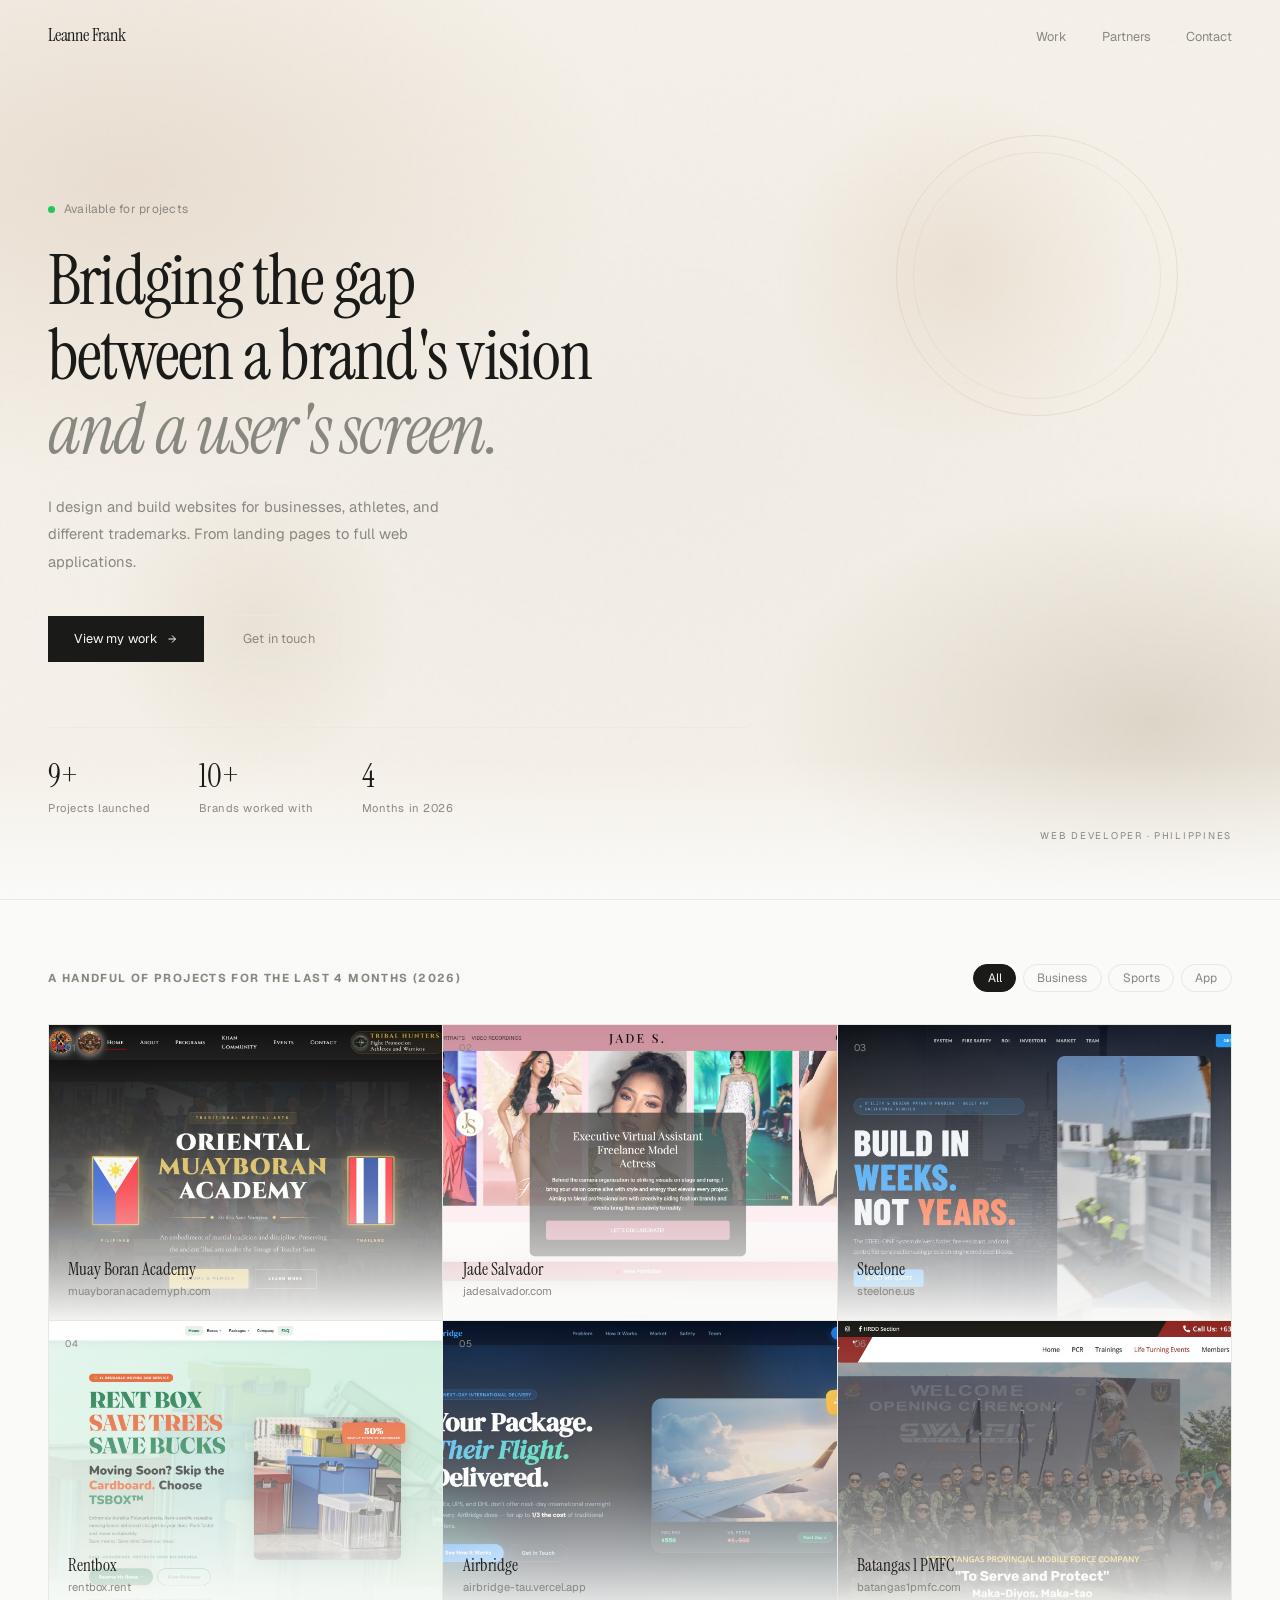
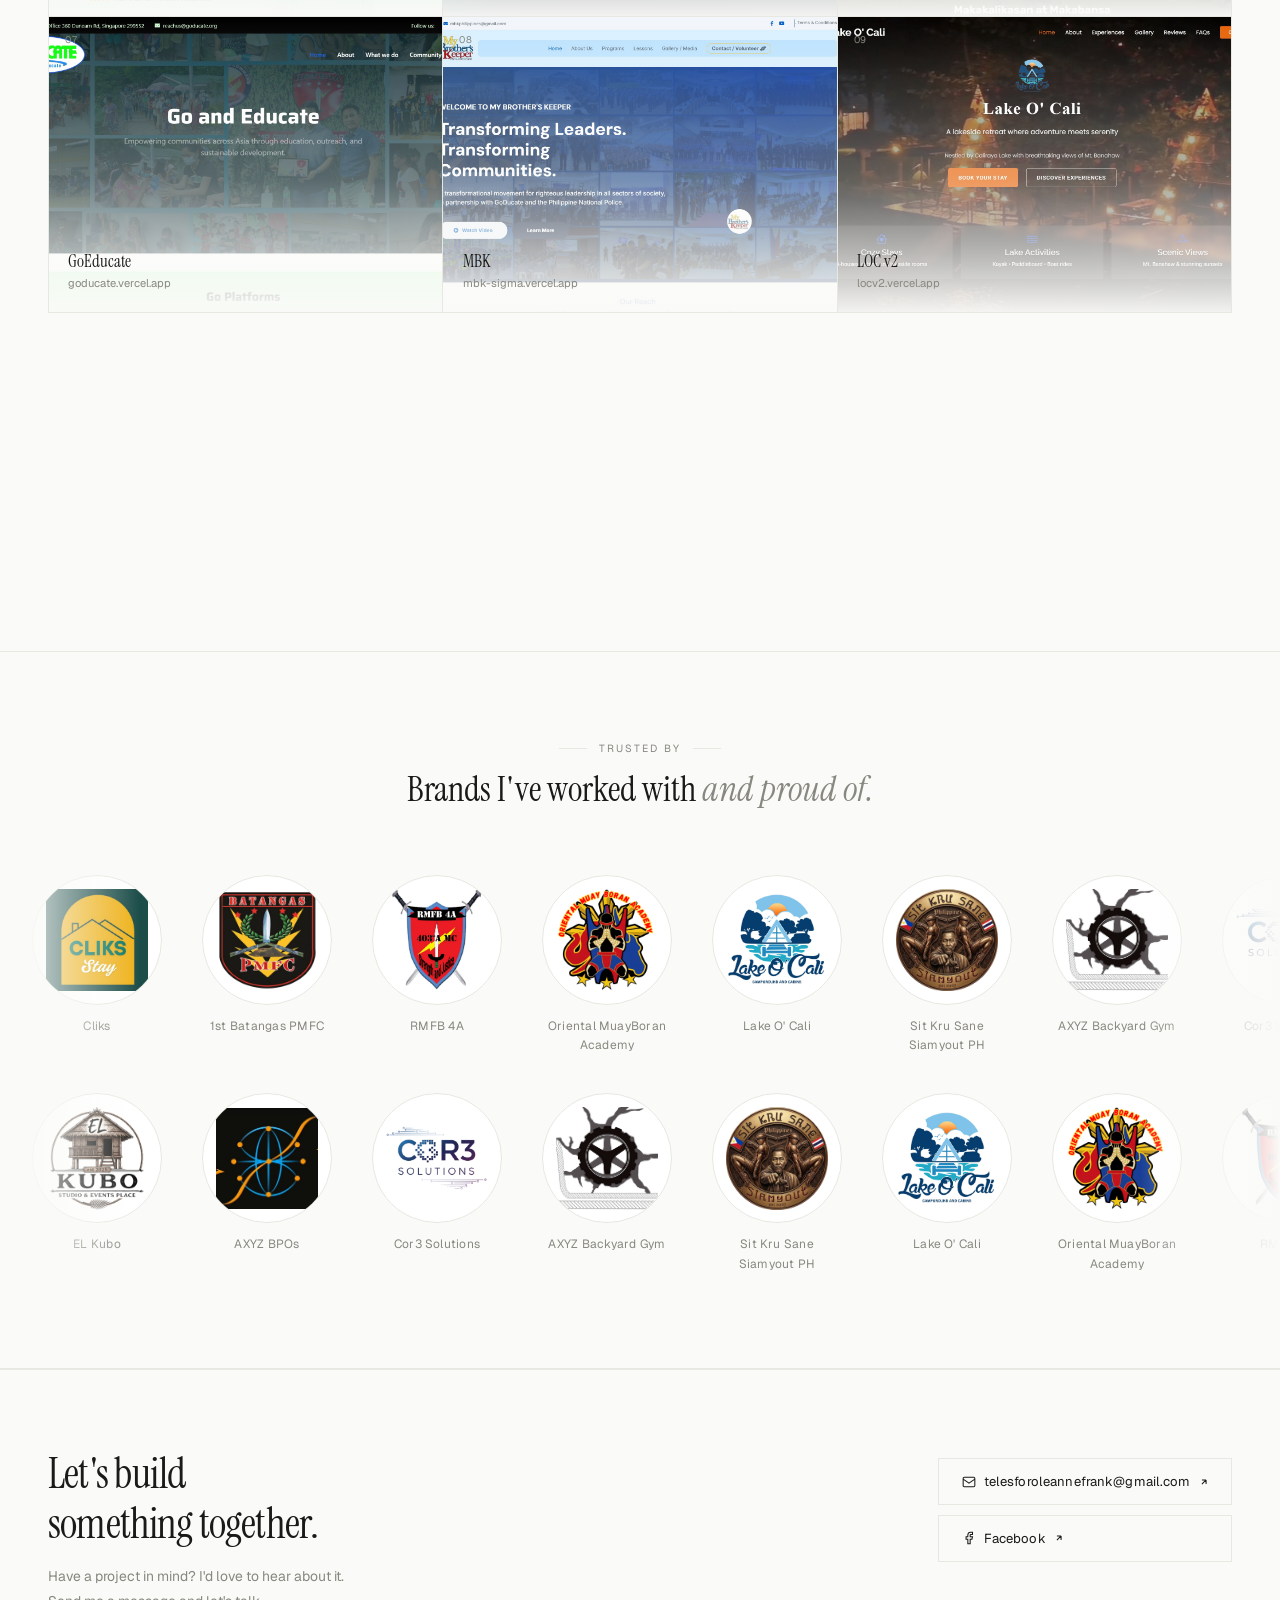
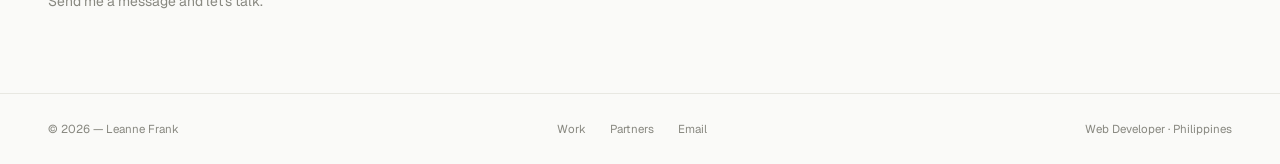
<file: index.html>
<!DOCTYPE html>
<html lang="en">

<head>
    <!-- ═══ Meta essentials ═══ -->
    <meta charset="UTF-8">
    <meta name="viewport" content="width=device-width, initial-scale=1.0">
    <meta http-equiv="X-UA-Compatible" content="IE=edge">

    <!-- ═══ Primary SEO ═══ -->
    <title>Leanne Frank — Freelance Web Developer in the Philippines</title>
    <meta name="description"
        content="Leanne Frank is a Filipino web developer crafting clean, fast websites for businesses, athletes, and brands. From landing pages to full web applications.">
    <meta name="keywords"
        content="web developer Philippines, freelance web developer, website design Philippines, Leanne Frank, web development Batangas, portfolio">
    <meta name="author" content="Leanne Frank">
    <meta name="robots" content="index, follow">
    <link rel="canonical" href="https://leannefrank.dev/">

    <!-- ═══ Open Graph (Facebook, LinkedIn) ═══ -->
    <meta property="og:type" content="website">
    <meta property="og:url" content="https://leannefrank.dev/">
    <meta property="og:title" content="Leanne Frank — Freelance Web Developer in the Philippines">
    <meta property="og:description"
        content="I design and build websites for businesses, athletes, and different trademarks. From landing pages to full web applications.">
    <meta property="og:image" content="https://leannefrank.dev/img/og-cover.jpg">
    <meta property="og:image:width" content="1200">
    <meta property="og:image:height" content="630">
    <meta property="og:locale" content="en_PH">
    <meta property="og:site_name" content="Leanne Frank">

    <!-- ═══ Twitter / X Card ═══ -->
    <meta name="twitter:card" content="summary_large_image">
    <meta name="twitter:title" content="Leanne Frank — Freelance Web Developer in the Philippines">
    <meta name="twitter:description"
        content="I design and build websites for businesses, athletes, and brands across the Philippines.">
    <meta name="twitter:image" content="https://leannefrank.dev/img/og-cover.jpg">

    <!-- ═══ Favicon set ═══ -->
    <link rel="icon" href="img/favicon.ico" sizes="any">
    <link rel="icon" href="img/favicon.svg" type="image/svg+xml">
    <link rel="apple-touch-icon" href="img/apple-touch-icon.png">
    <link rel="manifest" href="site.webmanifest">
    <meta name="theme-color" content="#fafaf8">

    <!-- ═══ Fonts ═══ -->
    <link rel="preconnect" href="https://fonts.googleapis.com">
    <link rel="preconnect" href="https://fonts.gstatic.com" crossorigin>
    <link
        href="https://fonts.googleapis.com/css2?family=Instrument+Serif:ital@0;1&family=Geist:wght@300;400;500&display=swap"
        rel="stylesheet">

    <!-- ═══ Stylesheet ═══ -->
    <link rel="stylesheet" href="css/style.css">

    <!-- ═══ JSON-LD Structured Data ═══ -->
    <script type="application/ld+json">
  {
    "@context": "https://schema.org",
    "@type": "Person",
    "name": "Leanne Frank",
    "jobTitle": "Freelance Web Developer",
    "description": "Filipino web developer specialising in landing pages, business websites, sports platforms, and web applications.",
    "url": "https://leannefrank.dev",
    "email": "telesforoleannefrank@gmail.com",
    "sameAs": [
      "https://www.facebook.com/leannetelesforo"
    ],
    "address": {
      "@type": "PostalAddress",
      "addressCountry": "PH"
    },
    "knowsAbout": ["Web Development", "HTML", "CSS", "JavaScript", "UI Design", "Landing Pages"],
    "offers": {
      "@type": "Offer",
      "description": "Custom website design and development for businesses, athletes, and brands.",
      "availabilityStarts": "2024-01-01",
      "availability": "https://schema.org/InStock"
    }
  }
  </script>
</head>

<body>

    <!-- Skip to content (accessibility) -->
    <a class="skip-link" href="#main-content">Skip to main content</a>

    <!-- ══════════════════════════════════════
       NAV
  ══════════════════════════════════════ -->
    <nav id="main-nav" aria-label="Main navigation">
        <a class="nav-name" href="/" aria-label="Leanne Frank — Home">Leanne Frank</a>

        <!-- Desktop links -->
        <ul class="nav-links" role="list">
            <li><a href="#work">Work</a></li>
            <li><a href="#partners">Partners</a></li>
            <li><a href="#contact">Contact</a></li>
        </ul>

        <!-- Mobile hamburger -->
        <button class="nav-toggle" id="nav-toggle" aria-label="Toggle navigation menu" aria-expanded="false"
            aria-controls="nav-drawer">
            <span></span>
            <span></span>
            <span></span>
        </button>
    </nav>

    <!-- Mobile drawer -->
    <div id="nav-drawer" class="nav-drawer" role="dialog" aria-label="Mobile navigation">
        <ul role="list">
            <li><a href="#work">Work</a></li>
            <li><a href="#partners">Partners</a></li>
            <li><a href="#contact">Contact</a></li>
        </ul>
    </div>

    <!-- ══════════════════════════════════════
       HERO
  ══════════════════════════════════════ -->
    <header class="hero" id="main-content">
        <div class="hero-bg" aria-hidden="true"></div>
        <div class="hero-shape" aria-hidden="true"></div>
        <div class="hero-fade" aria-hidden="true"></div>

        <div class="hero-content">
            <div class="hero-eyebrow">
                <span class="dot" aria-hidden="true"></span>
                Available for projects
            </div>

            <h1>
                Bridging the gap<br>
                between a brand's vision<br>
                <em>and a user's screen.</em>
            </h1>

            <p class="hero-desc">
                I design and build websites for businesses, athletes, and different trademarks.
                From landing pages to full web applications.
            </p>

            <div class="hero-actions">
                <a class="hero-btn primary" href="#work">
                    View my work
                    <svg width="12" height="12" viewBox="0 0 24 24" fill="none" stroke="currentColor" stroke-width="2"
                        aria-hidden="true">
                        <path d="M5 12h14M12 5l7 7-7 7" />
                    </svg>
                </a>
                <a class="hero-btn secondary" href="#contact">Get in touch</a>
            </div>

            <!-- Stats row -->
            <div class="hero-stats" aria-label="Quick statistics">
                <div>
                    <span class="hero-stat-num" data-count="9" data-suffix="+">9+</span>
                    <span class="hero-stat-label">Projects launched</span>
                </div>
                <div>
                    <span class="hero-stat-num" data-count="10" data-suffix="+">10+</span>
                    <span class="hero-stat-label">Brands worked with</span>
                </div>
                <div>
                    <span class="hero-stat-num" data-count="4">4</span>
                    <span class="hero-stat-label">Months in 2026</span>
                </div>
            </div>
        </div>

        <div class="hero-corner" aria-hidden="true">
            <span>Web Developer · Philippines</span>
        </div>
    </header>

    <!-- ══════════════════════════════════════
       WORK
  ══════════════════════════════════════ -->
    <section class="section" id="work" aria-labelledby="work-title">
        <div class="section-header">
            <h2 class="section-title" id="work-title">A handful of projects for the last 4 months (2026)</h2>
            <div class="filters" role="group" aria-label="Filter projects by category">
                <button class="filter-btn active" onclick="filter('all',this)" aria-pressed="true">All</button>
                <button class="filter-btn" onclick="filter('business',this)" aria-pressed="false">Business</button>
                <button class="filter-btn" onclick="filter('sports',this)" aria-pressed="false">Sports</button>
                <button class="filter-btn" onclick="filter('app',this)" aria-pressed="false">App</button>
            </div>
        </div>

        <div class="grid" role="list">

            <a class="card reveal" role="listitem" data-cat="sports" href="https://muayboranacademyph.com"
                target="_blank" rel="noopener noreferrer" aria-label="Muay Boran Academy – Sports website">
                <img class="card-img" src="img/muayboran.jpg" alt="Muay Boran Academy website screenshot" loading="lazy"
                    width="600" height="450">
                <div class="card-info" aria-hidden="true">
                    <span class="card-num">01</span>
                    <span class="card-tag">Sports</span>
                    <div class="card-title">Muay Boran Academy</div>
                    <span class="card-url">muayboranacademyph.com
                        <svg width="10" height="10" viewBox="0 0 24 24" fill="none" stroke="currentColor"
                            stroke-width="2.5">
                            <path d="M7 17L17 7M17 7H7M17 7v10" />
                        </svg>
                    </span>
                </div>
            </a>

            <a class="card reveal" role="listitem" data-cat="business" href="https://jadesalvador.com" target="_blank"
                rel="noopener noreferrer" aria-label="Jade Salvador – Personal website">
                <img class="card-img" src="img/jadesalvador.jpg" alt="Jade Salvador personal website screenshot"
                    loading="lazy" width="600" height="450">
                <div class="card-info" aria-hidden="true">
                    <span class="card-num">02</span>
                    <span class="card-tag">Personal</span>
                    <div class="card-title">Jade Salvador</div>
                    <span class="card-url">jadesalvador.com
                        <svg width="10" height="10" viewBox="0 0 24 24" fill="none" stroke="currentColor"
                            stroke-width="2.5">
                            <path d="M7 17L17 7M17 7H7M17 7v10" />
                        </svg>
                    </span>
                </div>
            </a>

            <a class="card reveal" role="listitem" data-cat="business" href="https://steelone.us" target="_blank"
                rel="noopener noreferrer" aria-label="Steelone – Business website">
                <img class="card-img" src="img/steelone.jpg" alt="Steelone business website screenshot" loading="lazy"
                    width="600" height="450">
                <div class="card-info" aria-hidden="true">
                    <span class="card-num">03</span>
                    <span class="card-tag">Business</span>
                    <div class="card-title">Steelone</div>
                    <span class="card-url">steelone.us
                        <svg width="10" height="10" viewBox="0 0 24 24" fill="none" stroke="currentColor"
                            stroke-width="2.5">
                            <path d="M7 17L17 7M17 7H7M17 7v10" />
                        </svg>
                    </span>
                </div>
            </a>

            <a class="card reveal" role="listitem" data-cat="business" href="https://rentbox.rent" target="_blank"
                rel="noopener noreferrer" aria-label="Rentbox – Business website">
                <img class="card-img" src="img/rentbox.jpg" alt="Rentbox business website screenshot" loading="lazy"
                    width="600" height="450">
                <div class="card-info" aria-hidden="true">
                    <span class="card-num">04</span>
                    <span class="card-tag">Business</span>
                    <div class="card-title">Rentbox</div>
                    <span class="card-url">rentbox.rent
                        <svg width="10" height="10" viewBox="0 0 24 24" fill="none" stroke="currentColor"
                            stroke-width="2.5">
                            <path d="M7 17L17 7M17 7H7M17 7v10" />
                        </svg>
                    </span>
                </div>
            </a>

            <a class="card reveal" role="listitem" data-cat="business" href="https://airbridge-tau.vercel.app/"
                target="_blank" rel="noopener noreferrer" aria-label="Airbridge – Business website">
                <img class="card-img" src="img/airbridge.jpg" alt="Airbridge website screenshot" loading="lazy"
                    width="600" height="450">
                <div class="card-info" aria-hidden="true">
                    <span class="card-num">05</span>
                    <span class="card-tag">Business</span>
                    <div class="card-title">Airbridge</div>
                    <span class="card-url">airbridge-tau.vercel.app
                        <svg width="10" height="10" viewBox="0 0 24 24" fill="none" stroke="currentColor"
                            stroke-width="2.5">
                            <path d="M7 17L17 7M17 7H7M17 7v10" />
                        </svg>
                    </span>
                </div>
            </a>

            <a class="card reveal" role="listitem" data-cat="sports" href="https://www.batangas1pmfc.com/"
                target="_blank" rel="noopener noreferrer" aria-label="Batangas 1 PMFC – Sports website">
                <img class="card-img" src="img/batangas1pmfc.jpg" alt="Batangas 1 PMFC sports website screenshot"
                    loading="lazy" width="600" height="450">
                <div class="card-info" aria-hidden="true">
                    <span class="card-num">06</span>
                    <span class="card-tag">Sports</span>
                    <div class="card-title">Batangas 1 PMFC</div>
                    <span class="card-url">batangas1pmfc.com
                        <svg width="10" height="10" viewBox="0 0 24 24" fill="none" stroke="currentColor"
                            stroke-width="2.5">
                            <path d="M7 17L17 7M17 7H7M17 7v10" />
                        </svg>
                    </span>
                </div>
            </a>

            <a class="card reveal" role="listitem" data-cat="app" href="https://goducate.vercel.app/" target="_blank"
                rel="noopener noreferrer" aria-label="GoEducate – App">
                <img class="card-img" src="img/goducate.jpg" alt="GoEducate web app screenshot" loading="lazy"
                    width="600" height="450">
                <div class="card-info" aria-hidden="true">
                    <span class="card-num">07</span>
                    <span class="card-tag">App</span>
                    <div class="card-title">GoEducate</div>
                    <span class="card-url">goducate.vercel.app
                        <svg width="10" height="10" viewBox="0 0 24 24" fill="none" stroke="currentColor"
                            stroke-width="2.5">
                            <path d="M7 17L17 7M17 7H7M17 7v10" />
                        </svg>
                    </span>
                </div>
            </a>

            <a class="card reveal" role="listitem" data-cat="app" href="https://mbk-sigma.vercel.app/" target="_blank"
                rel="noopener noreferrer" aria-label="MBK – App">
                <img class="card-img" src="img/mbk.jpg" alt="MBK web app screenshot" loading="lazy" width="600"
                    height="450">
                <div class="card-info" aria-hidden="true">
                    <span class="card-num">08</span>
                    <span class="card-tag">App</span>
                    <div class="card-title">MBK</div>
                    <span class="card-url">mbk-sigma.vercel.app
                        <svg width="10" height="10" viewBox="0 0 24 24" fill="none" stroke="currentColor"
                            stroke-width="2.5">
                            <path d="M7 17L17 7M17 7H7M17 7v10" />
                        </svg>
                    </span>
                </div>
            </a>

            <a class="card reveal" role="listitem" data-cat="app" href="https://locv2.vercel.app/" target="_blank"
                rel="noopener noreferrer" aria-label="LOC v2 – App">
                <img class="card-img" src="img/locv2.jpg" alt="LOC v2 web app screenshot" loading="lazy" width="600"
                    height="450">
                <div class="card-info" aria-hidden="true">
                    <span class="card-num">09</span>
                    <span class="card-tag">App</span>
                    <div class="card-title">LOC v2</div>
                    <span class="card-url">locv2.vercel.app
                        <svg width="10" height="10" viewBox="0 0 24 24" fill="none" stroke="currentColor"
                            stroke-width="2.5">
                            <path d="M7 17L17 7M17 7H7M17 7v10" />
                        </svg>
                    </span>
                </div>
            </a>

        </div>
    </section>

    <!-- ══════════════════════════════════════
       ABOUT STRIP (new)
  ══════════════════════════════════════ -->
    <section class="about-strip reveal" aria-labelledby="about-title">
        <div>
            <p class="about-label">About</p>
            <p class="about-text">
                I'm Leanne Frank — a self-driven developer from the Philippines
                <strong>building with AI</strong> to turn ideas into
                <em>real, working products.</em> I care about craft, speed, and the details most people skip.
            </p>
        </div>
        <div>
            <p class="about-label" style="margin-bottom:1rem;">What I work with</p>
            <div class="about-skills" role="list" aria-label="Skills">
                <span class="skill-tag" role="listitem">HTML &amp; CSS</span>
                <span class="skill-tag" role="listitem">PHP</span>
                <span class="skill-tag" role="listitem">Machine Learning</span>
                <span class="skill-tag" role="listitem">Business Analytics</span>
                <span class="skill-tag" role="listitem">JavaScript</span>
                <span class="skill-tag" role="listitem">React</span>
                <span class="skill-tag" role="listitem">Next.js</span>
                <span class="skill-tag" role="listitem">Tailwind</span>
                <span class="skill-tag" role="listitem">Figma</span>
                <span class="skill-tag" role="listitem">Vercel</span>
                <span class="skill-tag" role="listitem">WordPress</span>
                <span class="skill-tag" role="listitem">UI/UX Design</span>
                <span class="skill-tag" role="listitem">Responsive Design</span>
            </div>
        </div>
    </section>

    <!-- ══════════════════════════════════════
       PARTNERS
  ══════════════════════════════════════ -->
    <section class="partners-section" id="partners" aria-labelledby="partners-title">
        <div class="partners-heading">
            <p class="partners-label">Trusted by</p>
            <h2 class="partners-title" id="partners-title">
                Brands I've worked with <em>and proud of.</em>
            </h2>
        </div>

        <!-- Row 1 — scrolls left -->
        <div class="marquee-wrap" aria-hidden="true">
            <div class="marquee left">
                <!-- original set -->
                <div class="partner">
                    <div class="partner-circle"><img src="img/1.png" alt="Cliks" loading="lazy"></div><span
                        class="partner-name">Cliks</span>
                </div>
                <div class="partner">
                    <div class="partner-circle"><img src="img/2.png" alt="1st Batangas PMFC" loading="lazy"></div><span
                        class="partner-name">1st Batangas PMFC</span>
                </div>
                <div class="partner">
                    <div class="partner-circle"><img src="img/3.png" alt="RMFB 4A" loading="lazy"></div><span
                        class="partner-name">RMFB 4A</span>
                </div>
                <div class="partner">
                    <div class="partner-circle"><img src="img/4.png" alt="Oriental MuayBoran Academy" loading="lazy">
                    </div><span class="partner-name">Oriental MuayBoran Academy</span>
                </div>
                <div class="partner">
                    <div class="partner-circle"><img src="img/5.png" alt="Lake O' Cali" loading="lazy"></div><span
                        class="partner-name">Lake O' Cali</span>
                </div>
                <div class="partner">
                    <div class="partner-circle"><img src="img/6.png" alt="Sit Kru Sane Siamyout PH" loading="lazy">
                    </div><span class="partner-name">Sit Kru Sane Siamyout PH</span>
                </div>
                <div class="partner">
                    <div class="partner-circle"><img src="img/7.png" alt="AXYZ Backyard Gym" loading="lazy"></div><span
                        class="partner-name">AXYZ Backyard Gym</span>
                </div>
                <div class="partner">
                    <div class="partner-circle"><img src="img/cor3.png" alt="Cor3 Solutions" loading="lazy"></div><span
                        class="partner-name">Cor3 Solutions</span>
                </div>
                <div class="partner">
                    <div class="partner-circle"><img src="img/8.png" alt="AXYZ BPOs" loading="lazy"></div><span
                        class="partner-name">AXYZ BPOs</span>
                </div>
                <div class="partner">
                    <div class="partner-circle"><img src="img/9.png" alt="EL Kubo" loading="lazy"></div><span
                        class="partner-name">EL Kubo</span>
                </div>
                <!-- duplicate for seamless loop -->
                <div class="partner">
                    <div class="partner-circle"><img src="img/1.png" alt="Cliks" loading="lazy"></div><span
                        class="partner-name">Cliks</span>
                </div>
                <div class="partner">
                    <div class="partner-circle"><img src="img/2.png" alt="1st Batangas PMFC" loading="lazy"></div><span
                        class="partner-name">1st Batangas PMFC</span>
                </div>
                <div class="partner">
                    <div class="partner-circle"><img src="img/3.png" alt="RMFB 4A" loading="lazy"></div><span
                        class="partner-name">RMFB 4A</span>
                </div>
                <div class="partner">
                    <div class="partner-circle"><img src="img/4.png" alt="Oriental MuayBoran Academy" loading="lazy">
                    </div><span class="partner-name">Oriental MuayBoran Academy</span>
                </div>
                <div class="partner">
                    <div class="partner-circle"><img src="img/5.png" alt="Lake O' Cali" loading="lazy"></div><span
                        class="partner-name">Lake O' Cali</span>
                </div>
                <div class="partner">
                    <div class="partner-circle"><img src="img/6.png" alt="Sit Kru Sane Siamyout PH" loading="lazy">
                    </div><span class="partner-name">Sit Kru Sane Siamyout PH</span>
                </div>
                <div class="partner">
                    <div class="partner-circle"><img src="img/7.png" alt="AXYZ Backyard Gym" loading="lazy"></div><span
                        class="partner-name">AXYZ Backyard Gym</span>
                </div>
                <div class="partner">
                    <div class="partner-circle"><img src="img/cor3.png" alt="Cor3 Solutions" loading="lazy"></div><span
                        class="partner-name">Cor3 Solutions</span>
                </div>
                <div class="partner">
                    <div class="partner-circle"><img src="img/8.png" alt="AXYZ BPOs" loading="lazy"></div><span
                        class="partner-name">AXYZ BPOs</span>
                </div>
                <div class="partner">
                    <div class="partner-circle"><img src="img/9.png" alt="EL Kubo" loading="lazy"></div><span
                        class="partner-name">EL Kubo</span>
                </div>
            </div>
        </div>

        <!-- Row 2 — scrolls right -->
        <div class="marquee-wrap" aria-hidden="true">
            <div class="marquee right">
                <!-- original set (reversed order for visual interest) -->
                <div class="partner">
                    <div class="partner-circle"><img src="img/9.png" alt="EL Kubo" loading="lazy"></div><span
                        class="partner-name">EL Kubo</span>
                </div>
                <div class="partner">
                    <div class="partner-circle"><img src="img/8.png" alt="AXYZ BPOs" loading="lazy"></div><span
                        class="partner-name">AXYZ BPOs</span>
                </div>
                <div class="partner">
                    <div class="partner-circle"><img src="img/cor3.png" alt="Cor3 Solutions" loading="lazy"></div><span
                        class="partner-name">Cor3 Solutions</span>
                </div>
                <div class="partner">
                    <div class="partner-circle"><img src="img/7.png" alt="AXYZ Backyard Gym" loading="lazy"></div><span
                        class="partner-name">AXYZ Backyard Gym</span>
                </div>
                <div class="partner">
                    <div class="partner-circle"><img src="img/6.png" alt="Sit Kru Sane Siamyout PH" loading="lazy">
                    </div><span class="partner-name">Sit Kru Sane Siamyout PH</span>
                </div>
                <div class="partner">
                    <div class="partner-circle"><img src="img/5.png" alt="Lake O' Cali" loading="lazy"></div><span
                        class="partner-name">Lake O' Cali</span>
                </div>
                <div class="partner">
                    <div class="partner-circle"><img src="img/4.png" alt="Oriental MuayBoran Academy" loading="lazy">
                    </div><span class="partner-name">Oriental MuayBoran Academy</span>
                </div>
                <div class="partner">
                    <div class="partner-circle"><img src="img/3.png" alt="RMFB 4A" loading="lazy"></div><span
                        class="partner-name">RMFB 4A</span>
                </div>
                <div class="partner">
                    <div class="partner-circle"><img src="img/2.png" alt="1st Batangas PMFC" loading="lazy"></div><span
                        class="partner-name">1st Batangas PMFC</span>
                </div>
                <div class="partner">
                    <div class="partner-circle"><img src="img/1.png" alt="Cliks" loading="lazy"></div><span
                        class="partner-name">Cliks</span>
                </div>
                <!-- duplicate -->
                <div class="partner">
                    <div class="partner-circle"><img src="img/9.png" alt="EL Kubo" loading="lazy"></div><span
                        class="partner-name">EL Kubo</span>
                </div>
                <div class="partner">
                    <div class="partner-circle"><img src="img/8.png" alt="AXYZ BPOs" loading="lazy"></div><span
                        class="partner-name">AXYZ BPOs</span>
                </div>
                <div class="partner">
                    <div class="partner-circle"><img src="img/cor3.png" alt="Cor3 Solutions" loading="lazy"></div><span
                        class="partner-name">Cor3 Solutions</span>
                </div>
                <div class="partner">
                    <div class="partner-circle"><img src="img/7.png" alt="AXYZ Backyard Gym" loading="lazy"></div><span
                        class="partner-name">AXYZ Backyard Gym</span>
                </div>
                <div class="partner">
                    <div class="partner-circle"><img src="img/6.png" alt="Sit Kru Sane Siamyout PH" loading="lazy">
                    </div><span class="partner-name">Sit Kru Sane Siamyout PH</span>
                </div>
                <div class="partner">
                    <div class="partner-circle"><img src="img/5.png" alt="Lake O' Cali" loading="lazy"></div><span
                        class="partner-name">Lake O' Cali</span>
                </div>
                <div class="partner">
                    <div class="partner-circle"><img src="img/4.png" alt="Oriental MuayBoran Academy" loading="lazy">
                    </div><span class="partner-name">Oriental MuayBoran Academy</span>
                </div>
                <div class="partner">
                    <div class="partner-circle"><img src="img/3.png" alt="RMFB 4A" loading="lazy"></div><span
                        class="partner-name">RMFB 4A</span>
                </div>
                <div class="partner">
                    <div class="partner-circle"><img src="img/2.png" alt="1st Batangas PMFC" loading="lazy"></div><span
                        class="partner-name">1st Batangas PMFC</span>
                </div>
                <div class="partner">
                    <div class="partner-circle"><img src="img/1.png" alt="Cliks" loading="lazy"></div><span
                        class="partner-name">Cliks</span>
                </div>
            </div>
        </div>
    </section>

    <!-- ══════════════════════════════════════
       CONTACT
  ══════════════════════════════════════ -->
    <section class="contact-section" id="contact" aria-labelledby="contact-title">
        <div class="contact-left">
            <h2 id="contact-title">Let's build<br>something together.</h2>
            <p>Have a project in mind? I'd love to hear about it. Send me a message and let's talk.</p>
        </div>
        <div class="contact-right">
            <a class="contact-link" href="mailto:telesforoleannefrank@gmail.com"
                aria-label="Send email to Leanne Frank">
                <svg width="14" height="14" viewBox="0 0 24 24" fill="none" stroke="currentColor" stroke-width="1.8"
                    aria-hidden="true">
                    <rect x="2" y="4" width="20" height="16" rx="2" />
                    <path d="M2 7l10 7 10-7" />
                </svg>
                telesforoleannefrank@gmail.com
                <svg width="10" height="10" viewBox="0 0 24 24" fill="none" stroke="currentColor" stroke-width="2.5"
                    aria-hidden="true">
                    <path d="M7 17L17 7M17 7H7M17 7v10" />
                </svg>
            </a>
            <a class="contact-link" href="https://www.facebook.com/leannetelesforo" target="_blank"
                rel="noopener noreferrer" aria-label="Leanne Frank on Facebook (opens in new tab)">
                <svg width="14" height="14" viewBox="0 0 24 24" fill="none" stroke="currentColor" stroke-width="1.8"
                    aria-hidden="true">
                    <path d="M18 2h-3a5 5 0 0 0-5 5v3H7v4h3v8h4v-8h3l1-4h-4V7a1 1 0 0 1 1-1h3z" />
                </svg>
                Facebook
                <svg width="10" height="10" viewBox="0 0 24 24" fill="none" stroke="currentColor" stroke-width="2.5"
                    aria-hidden="true">
                    <path d="M7 17L17 7M17 7H7M17 7v10" />
                </svg>
            </a>
        </div>
    </section>

    <!-- ══════════════════════════════════════
       FOOTER
  ══════════════════════════════════════ -->
    <footer>
        <span>© <span id="year">2025</span> — Leanne Frank</span>
        <div class="footer-links">
            <a href="#work">Work</a>
            <a href="#partners">Partners</a>
            <a href="mailto:telesforoleannefrank@gmail.com">Email</a>
        </div>
        <span>Web Developer · Philippines</span>
    </footer>

    <!-- ══════════════════════════════════════
       SCRIPTS
  ══════════════════════════════════════ -->
    <script>
        // Keep copyright year current
        document.getElementById('year').textContent = new Date().getFullYear();
    </script>
    <script src="js/main.js" defer></script>

</body>

</html>
</file>
<file: css/style.css>
/* ═══════════════════════════════════════════════
   Leanne Frank — Portfolio
   style.css
   ═══════════════════════════════════════════════ */

/* ── Tokens ───────────────────────────────────── */
:root {
  --bg:        #fafaf8;
  --surface:   #f4f4f0;
  --border:    #e8e8e2;
  --text:      #1a1a18;
  --muted:     #888880;
  --accent:    #2563eb;
  --accent-warm: #d4a574;

  --font-serif: 'Instrument Serif', serif;
  --font-sans:  'Geist', sans-serif;

  --ease-out-expo: cubic-bezier(0.16, 1, 0.3, 1);
  --ease-in-out:   cubic-bezier(0.4, 0, 0.2, 1);

  --nav-h: 72px;
}

/* ── Reset ───────────────────────────────────── */
*,
*::before,
*::after {
  box-sizing: border-box;
  margin: 0;
  padding: 0;
}

html {
  scroll-behavior: smooth;
  -webkit-text-size-adjust: 100%;
}

body {
  font-family: var(--font-sans);
  background: var(--bg);
  color: var(--text);
  font-size: 15px;
  line-height: 1.6;
  overflow-x: hidden;
}

img {
  max-width: 100%;
  display: block;
}

/* ── Skip to content (accessibility) ──────────── */
.skip-link {
  position: absolute;
  top: -100%;
  left: 1rem;
  z-index: 9999;
  background: var(--text);
  color: var(--bg);
  padding: 0.5rem 1rem;
  font-size: 0.8rem;
  text-decoration: none;
  border-radius: 0 0 4px 4px;
  transition: top 0.2s;
}
.skip-link:focus {
  top: 0;
}

/* ══════════════════════════════════════════════
   NAV
══════════════════════════════════════════════ */
nav {
  display: flex;
  align-items: center;
  justify-content: space-between;
  padding: 0 3rem;
  height: var(--nav-h);
  position: fixed;
  top: 0;
  left: 0;
  right: 0;
  z-index: 100;
  transition: background 0.3s var(--ease-in-out),
              border-bottom 0.3s,
              backdrop-filter 0.3s;
}

nav.scrolled {
  background: rgba(250, 250, 248, 0.88);
  backdrop-filter: blur(14px);
  -webkit-backdrop-filter: blur(14px);
  border-bottom: 1px solid var(--border);
}

.nav-name {
  font-family: var(--font-serif);
  font-size: 1.15rem;
  color: var(--text);
  text-decoration: none;
  letter-spacing: -0.01em;
}

.nav-links {
  display: flex;
  align-items: center;
  gap: 2.2rem;
  list-style: none;
}

.nav-links a {
  font-size: 0.8rem;
  color: var(--muted);
  text-decoration: none;
  transition: color 0.2s;
  position: relative;
}

.nav-links a::after {
  content: '';
  position: absolute;
  bottom: -2px;
  left: 0;
  width: 0;
  height: 1px;
  background: var(--text);
  transition: width 0.25s var(--ease-out-expo);
}

.nav-links a:hover {
  color: var(--text);
}

.nav-links a:hover::after {
  width: 100%;
}

/* Hamburger */
.nav-toggle {
  display: none;
  flex-direction: column;
  gap: 5px;
  cursor: pointer;
  background: none;
  border: none;
  padding: 4px;
  aria-label: "Toggle menu";
}

.nav-toggle span {
  display: block;
  width: 22px;
  height: 1.5px;
  background: var(--text);
  transition: transform 0.3s, opacity 0.3s;
  transform-origin: center;
}

.nav-toggle.open span:nth-child(1) { transform: translateY(6.5px) rotate(45deg); }
.nav-toggle.open span:nth-child(2) { opacity: 0; }
.nav-toggle.open span:nth-child(3) { transform: translateY(-6.5px) rotate(-45deg); }

/* Mobile drawer */
.nav-drawer {
  display: none;
  position: fixed;
  top: var(--nav-h);
  left: 0;
  right: 0;
  background: var(--bg);
  border-bottom: 1px solid var(--border);
  padding: 1.5rem 3rem;
  z-index: 99;
  transform: translateY(-10px);
  opacity: 0;
  transition: transform 0.3s var(--ease-out-expo), opacity 0.3s;
  pointer-events: none;
}

.nav-drawer.open {
  transform: translateY(0);
  opacity: 1;
  pointer-events: auto;
}

.nav-drawer ul {
  list-style: none;
  display: flex;
  flex-direction: column;
  gap: 1rem;
}

.nav-drawer a {
  font-size: 1rem;
  color: var(--text);
  text-decoration: none;
}

/* ══════════════════════════════════════════════
   HERO
══════════════════════════════════════════════ */
.hero {
  position: relative;
  min-height: 100dvh;
  display: flex;
  flex-direction: column;
  justify-content: flex-end;
  padding: 0 3rem 5rem;
  overflow: hidden;
  border-bottom: 1px solid var(--border);
}

/* Background */
.hero-bg {
  position: absolute;
  inset: 0;
  background:
    radial-gradient(ellipse 70% 60% at 10% 20%, #e8ddd0 0%, transparent 55%),
    radial-gradient(ellipse 60% 50% at 90% 80%, #ddd5c8 0%, transparent 50%),
    radial-gradient(ellipse 80% 70% at 50% 50%, #f0ebe3 0%, transparent 70%),
    #f5f0e8;
  z-index: 0;
}

.hero-bg::before {
  content: '';
  position: absolute;
  inset: 0;
  background-image: url("data:image/svg+xml,%3Csvg viewBox='0 0 200 200' xmlns='http://www.w3.org/2000/svg'%3E%3Cfilter id='n'%3E%3CfeTurbulence type='fractalNoise' baseFrequency='0.75' numOctaves='4' stitchTiles='stitch'/%3E%3C/filter%3E%3Crect width='100%25' height='100%25' filter='url(%23n)' opacity='0.035'/%3E%3C/svg%3E");
  opacity: 0.6;
}

.hero-bg::after {
  content: '';
  position: absolute;
  inset: 0;
  background:
    radial-gradient(circle 300px at 75% 30%, rgba(210, 185, 155, 0.25) 0%, transparent 60%),
    radial-gradient(circle 250px at 20% 70%, rgba(195, 175, 148, 0.2) 0%, transparent 60%);
  animation: warmDrift 14s ease-in-out infinite alternate;
}

@keyframes warmDrift {
  from { transform: translate(0, 0); }
  to   { transform: translate(15px, -10px); }
}

/* Decorative floating shape */
.hero-shape {
  position: absolute;
  top: 15%;
  right: 8%;
  width: clamp(180px, 22vw, 340px);
  aspect-ratio: 1;
  border-radius: 50%;
  border: 1px solid rgba(210, 185, 155, 0.35);
  z-index: 1;
  animation: shapeDrift 18s ease-in-out infinite alternate;
}

.hero-shape::before {
  content: '';
  position: absolute;
  inset: 16px;
  border-radius: 50%;
  border: 1px solid rgba(210, 185, 155, 0.22);
}

@keyframes shapeDrift {
  from { transform: translate(0, 0) rotate(0deg); }
  to   { transform: translate(-12px, 18px) rotate(8deg); }
}

.hero-fade {
  position: absolute;
  bottom: 0;
  left: 0;
  right: 0;
  height: 140px;
  background: linear-gradient(to bottom, transparent, var(--bg));
  z-index: 1;
  pointer-events: none;
}

/* Content */
.hero-content {
  position: relative;
  z-index: 2;
  max-width: 700px;
}

.hero-eyebrow {
  display: inline-flex;
  align-items: center;
  gap: 0.55rem;
  font-size: 0.75rem;
  color: var(--muted);
  margin-bottom: 1.5rem;
  letter-spacing: 0.02em;
}

.dot {
  width: 7px;
  height: 7px;
  border-radius: 50%;
  background: #22c55e;
  flex-shrink: 0;
  box-shadow: 0 0 0 0 rgba(34, 197, 94, 0.4);
  animation: pulse 2.5s ease infinite;
}

@keyframes pulse {
  0%   { box-shadow: 0 0 0 0 rgba(34, 197, 94, 0.4); }
  70%  { box-shadow: 0 0 0 8px rgba(34, 197, 94, 0); }
  100% { box-shadow: 0 0 0 0 rgba(34, 197, 94, 0); }
}

.hero h1 {
  font-family: var(--font-serif);
  font-size: clamp(2.8rem, 5.5vw, 5rem);
  font-weight: 400;
  line-height: 1.06;
  letter-spacing: -0.025em;
  color: var(--text);
  margin-bottom: 1.6rem;
}

.hero h1 em {
  font-style: italic;
  color: var(--muted);
}

.hero-desc {
  font-size: 0.92rem;
  color: var(--muted);
  max-width: 400px;
  line-height: 1.9;
  margin-bottom: 2.4rem;
}

.hero-actions {
  display: flex;
  align-items: center;
  gap: 0.8rem;
  flex-wrap: wrap;
}

/* Buttons */
.hero-btn {
  display: inline-flex;
  align-items: center;
  gap: 0.5rem;
  font-size: 0.8rem;
  text-decoration: none;
  padding: 0.8rem 1.6rem;
  transition: all 0.22s var(--ease-out-expo);
  font-family: var(--font-sans);
  letter-spacing: 0.01em;
}

.hero-btn.primary {
  background: var(--text);
  color: var(--bg);
}

.hero-btn.primary:hover {
  background: #2a2a26;
  transform: translateY(-1px);
}

.hero-btn.secondary {
  color: var(--muted);
  border: 1px solid var(--border);
}

.hero-btn.secondary:hover {
  border-color: var(--text);
  color: var(--text);
  transform: translateY(-1px);
}

/* Corner label */
.hero-corner {
  position: absolute;
  bottom: 3.5rem;
  right: 3rem;
  z-index: 2;
  display: flex;
  flex-direction: column;
  align-items: flex-end;
  gap: 0.35rem;
}

.hero-corner span {
  font-size: 0.6rem;
  letter-spacing: 0.18em;
  text-transform: uppercase;
  color: var(--muted);
}

/* Stats row */
.hero-stats {
  position: relative;
  z-index: 2;
  display: flex;
  gap: 3rem;
  margin-top: 4rem;
  padding-top: 2rem;
  border-top: 1px solid rgba(232, 232, 226, 0.6);
}

.hero-stat-num {
  font-family: var(--font-serif);
  font-size: 2rem;
  line-height: 1;
  color: var(--text);
  display: block;
  margin-bottom: 0.2rem;
}

.hero-stat-label {
  font-size: 0.7rem;
  color: var(--muted);
  letter-spacing: 0.05em;
}

/* ══════════════════════════════════════════════
   SECTION
══════════════════════════════════════════════ */
.section {
  padding: 4rem 3rem;
}

.section-header {
  display: flex;
  align-items: center;
  justify-content: space-between;
  margin-bottom: 2rem;
  flex-wrap: wrap;
  gap: 1rem;
}

.section-title {
  font-size: 0.72rem;
  letter-spacing: 0.12em;
  text-transform: uppercase;
  color: var(--muted);
}

/* ── Filters ──────────────────────────────────── */
.filters {
  display: flex;
  gap: 0.4rem;
  flex-wrap: wrap;
}

.filter-btn {
  padding: 0.32rem 0.85rem;
  border: 1px solid var(--border);
  background: transparent;
  color: var(--muted);
  font-family: var(--font-sans);
  font-size: 0.75rem;
  border-radius: 100px;
  cursor: pointer;
  transition: all 0.18s;
}

.filter-btn:hover {
  border-color: var(--text);
  color: var(--text);
}

.filter-btn.active {
  background: var(--text);
  border-color: var(--text);
  color: var(--bg);
}

/* ══════════════════════════════════════════════
   GRID / CARDS
══════════════════════════════════════════════ */
.grid {
  display: grid;
  grid-template-columns: repeat(3, 1fr);
  gap: 1px;
  background: var(--border);
  border: 1px solid var(--border);
}

.card {
  background: var(--bg);
  position: relative;
  overflow: hidden;
  aspect-ratio: 4/3;
  display: block;
  text-decoration: none;
  color: inherit;
  transition: opacity 0.35s var(--ease-in-out),
              filter 0.35s var(--ease-in-out);
}

.card.hidden {
  opacity: 0.2;
  pointer-events: none;
  filter: grayscale(0.5);
}

.card-img {
  position: absolute;
  inset: 0;
  width: 100%;
  height: 100%;
  object-fit: cover;
  object-position: top;
  transition: transform 0.55s var(--ease-out-expo),
              opacity 0.3s;
}

.card:hover .card-img {
  transform: scale(1.04);
  opacity: 0.45;
}

.card-info {
  position: absolute;
  inset: 0;
  display: flex;
  flex-direction: column;
  justify-content: flex-end;
  padding: 1.2rem;
  background: linear-gradient(
    to top,
    rgba(250, 250, 248, 0.97) 0%,
    rgba(250, 250, 248, 0.35) 45%,
    transparent 100%
  );
}

.card-num {
  position: absolute;
  top: 0.9rem;
  left: 1rem;
  font-size: 0.6rem;
  color: var(--muted);
  letter-spacing: 0.08em;
}

.card-tag {
  position: absolute;
  top: 0.8rem;
  right: 0.9rem;
  font-size: 0.6rem;
  letter-spacing: 0.08em;
  text-transform: uppercase;
  color: var(--muted);
  background: rgba(250, 250, 248, 0.9);
  border: 1px solid var(--border);
  padding: 0.18rem 0.5rem;
  border-radius: 100px;
  opacity: 0;
  transform: translateY(-3px);
  transition: all 0.22s;
}

.card:hover .card-tag {
  opacity: 1;
  transform: translateY(0);
}

.card-title {
  font-family: var(--font-serif);
  font-size: 1.08rem;
  font-weight: 400;
  margin-bottom: 0.25rem;
  transform: translateY(5px);
  transition: transform 0.28s var(--ease-out-expo);
}

.card:hover .card-title {
  transform: translateY(0);
}

.card-url {
  font-size: 0.7rem;
  color: var(--muted);
  display: inline-flex;
  align-items: center;
  gap: 0.3rem;
  transition: color 0.2s;
}

.card:hover .card-url {
  color: var(--accent);
}

.card-url svg {
  opacity: 0;
  transform: translate(-2px, 2px);
  transition: all 0.22s;
}

.card:hover .card-url svg {
  opacity: 1;
  transform: translate(0, 0);
}

/* ══════════════════════════════════════════════
   ABOUT / BIO strip (new section)
══════════════════════════════════════════════ */
.about-strip {
  padding: 4rem 3rem;
  border-top: 1px solid var(--border);
  display: grid;
  grid-template-columns: 1fr 1fr;
  gap: 4rem;
  align-items: center;
}

.about-label {
  font-size: 0.7rem;
  letter-spacing: 0.15em;
  text-transform: uppercase;
  color: var(--muted);
  margin-bottom: 1rem;
}

.about-text {
  font-family: var(--font-serif);
  font-size: clamp(1.25rem, 2vw, 1.6rem);
  font-weight: 400;
  line-height: 1.45;
  letter-spacing: -0.015em;
  color: var(--text);
}

.about-text em {
  font-style: italic;
  color: var(--muted);
}

.about-skills {
  display: flex;
  flex-wrap: wrap;
  gap: 0.5rem;
}

.skill-tag {
  font-size: 0.72rem;
  padding: 0.28rem 0.75rem;
  border: 1px solid var(--border);
  border-radius: 100px;
  color: var(--muted);
  letter-spacing: 0.02em;
  transition: border-color 0.2s, color 0.2s;
}

.skill-tag:hover {
  border-color: var(--text);
  color: var(--text);
}

/* ══════════════════════════════════════════════
   PARTNERS
══════════════════════════════════════════════ */
.partners-section {
  padding: 5rem 0 4rem;
  border-top: 1px solid var(--border);
  border-bottom: 1px solid var(--border);
  overflow: hidden;
  background: var(--bg);
}

.partners-heading {
  text-align: center;
  padding: 0 3rem;
  margin-bottom: 3.5rem;
}

.partners-label {
  display: inline-flex;
  align-items: center;
  gap: 0.7rem;
  font-size: 0.65rem;
  letter-spacing: 0.2em;
  text-transform: uppercase;
  color: var(--muted);
  margin-bottom: 0.7rem;
}

.partners-label::before,
.partners-label::after {
  content: '';
  width: 28px;
  height: 1px;
  background: var(--border);
}

.partners-title {
  font-family: var(--font-serif);
  font-size: clamp(1.6rem, 3vw, 2.2rem);
  font-weight: 400;
  color: var(--text);
  line-height: 1.2;
}

.partners-title em {
  font-style: italic;
  color: var(--muted);
}

/* Marquee */
.marquee-wrap {
  overflow: hidden;
  position: relative;
  margin-bottom: 1.4rem;
}

.marquee-wrap::before,
.marquee-wrap::after {
  content: '';
  position: absolute;
  top: 0;
  bottom: 0;
  width: 140px;
  z-index: 2;
  pointer-events: none;
}

.marquee-wrap::before {
  left: 0;
  background: linear-gradient(to right, var(--bg), transparent);
}

.marquee-wrap::after {
  right: 0;
  background: linear-gradient(to left, var(--bg), transparent);
}

.marquee {
  display: flex;
  align-items: flex-start;
  gap: 2.5rem;
  width: max-content;
  padding: 0.5rem 2rem;
}

.marquee.left  { animation: slideLeft  35s linear infinite; }
.marquee.right { animation: slideRight 35s linear infinite; }

@keyframes slideLeft {
  from { transform: translateX(0); }
  to   { transform: translateX(-50%); }
}

@keyframes slideRight {
  from { transform: translateX(-50%); }
  to   { transform: translateX(0); }
}

.marquee-wrap:hover .marquee {
  animation-play-state: paused;
}

@media (prefers-reduced-motion: reduce) {
  .marquee { animation: none !important; }
  .hero-bg::after { animation: none; }
  .hero-shape { animation: none; }
  .dot { animation: none; }
}

/* Partner item */
.partner {
  display: flex;
  flex-direction: column;
  align-items: center;
  gap: 0.75rem;
  flex-shrink: 0;
  cursor: default;
}

.partner-circle {
  width: 130px;
  height: 130px;
  border-radius: 50%;
  border: 1.5px solid var(--border);
  background: #fff;
  display: flex;
  align-items: center;
  justify-content: center;
  overflow: hidden;
  transition: border-color 0.3s, transform 0.35s var(--ease-out-expo);
}

.partner:hover .partner-circle {
  border-color: #c8c8c0;
  transform: translateY(-5px);
  box-shadow: 0 12px 28px -8px rgba(0,0,0,0.1);
}

.partner-circle img {
  width: 80%;
  height: 80%;
  object-fit: contain;
  transition: transform 0.35s var(--ease-out-expo);
}

.partner:hover .partner-circle img {
  transform: scale(1.07);
}

.partner-name {
  font-size: 0.75rem;
  color: var(--muted);
  letter-spacing: 0.02em;
  text-align: center;
  transition: color 0.2s;
  max-width: 120px;
}

.partner:hover .partner-name {
  color: var(--text);
}

/* ══════════════════════════════════════════════
   CONTACT
══════════════════════════════════════════════ */
.contact-section {
  padding: 5rem 3rem;
  border-top: 1px solid var(--border);
  display: flex;
  align-items: flex-start;
  justify-content: space-between;
  gap: 3rem;
  flex-wrap: wrap;
}

.contact-left h2 {
  font-family: var(--font-serif);
  font-size: clamp(1.8rem, 3.5vw, 2.6rem);
  font-weight: 400;
  line-height: 1.2;
  margin-bottom: 0.9rem;
  letter-spacing: -0.02em;
}

.contact-left p {
  font-size: 0.87rem;
  color: var(--muted);
  max-width: 320px;
  line-height: 1.75;
}

.contact-right {
  display: flex;
  flex-direction: column;
  gap: 0.6rem;
  padding-top: 0.5rem;
}

.contact-link {
  display: inline-flex;
  align-items: center;
  gap: 0.5rem;
  font-size: 0.82rem;
  color: var(--text);
  text-decoration: none;
  padding: 0.75rem 1.4rem;
  border: 1px solid var(--border);
  transition: all 0.22s var(--ease-out-expo);
  letter-spacing: 0.01em;
}

.contact-link:hover {
  background: var(--text);
  color: var(--bg);
  border-color: var(--text);
  transform: translateY(-1px);
}

.contact-link svg {
  flex-shrink: 0;
  transition: transform 0.2s;
}

.contact-link:hover svg {
  transform: translate(2px, -2px);
}

/* ══════════════════════════════════════════════
   FOOTER
══════════════════════════════════════════════ */
footer {
  border-top: 1px solid var(--border);
  padding: 1.6rem 3rem;
  display: flex;
  justify-content: space-between;
  align-items: center;
  font-size: 0.72rem;
  color: var(--muted);
  flex-wrap: wrap;
  gap: 0.5rem;
}

.footer-links {
  display: flex;
  gap: 1.5rem;
}

.footer-links a {
  color: var(--muted);
  text-decoration: none;
  transition: color 0.2s;
}

.footer-links a:hover {
  color: var(--text);
}

/* ══════════════════════════════════════════════
   SCROLL REVEAL
══════════════════════════════════════════════ */
.reveal {
  opacity: 0;
  transform: translateY(18px);
  transition: opacity 0.55s var(--ease-out-expo),
              transform 0.55s var(--ease-out-expo);
}

.reveal.in {
  opacity: 1;
  transform: translateY(0);
}

/* ══════════════════════════════════════════════
   RESPONSIVE
══════════════════════════════════════════════ */
@media (max-width: 1024px) {
  .hero-stats { gap: 2rem; }
  .about-strip { grid-template-columns: 1fr; gap: 2rem; }
}

@media (max-width: 900px) {
  .grid { grid-template-columns: repeat(2, 1fr); }
  .nav-links { display: none; }
  .nav-toggle { display: flex; }
  .nav-drawer { display: block; }
}

@media (max-width: 600px) {
  nav { padding: 0 1.5rem; }

  .hero {
    padding: 0 1.5rem 4rem;
    min-height: 100svh;
  }

  .hero-shape { display: none; }

  .hero-stats {
    gap: 1.5rem;
    margin-top: 3rem;
    flex-wrap: wrap;
  }

  .section,
  .contact-section,
  .about-strip {
    padding-left: 1.5rem;
    padding-right: 1.5rem;
  }

  .grid { grid-template-columns: 1fr; }

  .filters { display: none; }

  .contact-section { flex-direction: column; }

  footer {
    flex-direction: column;
    align-items: flex-start;
    padding: 1.5rem;
  }

  .hero-corner { display: none; }

  .partner-circle {
    width: 100px;
    height: 100px;
  }
}
</file>
